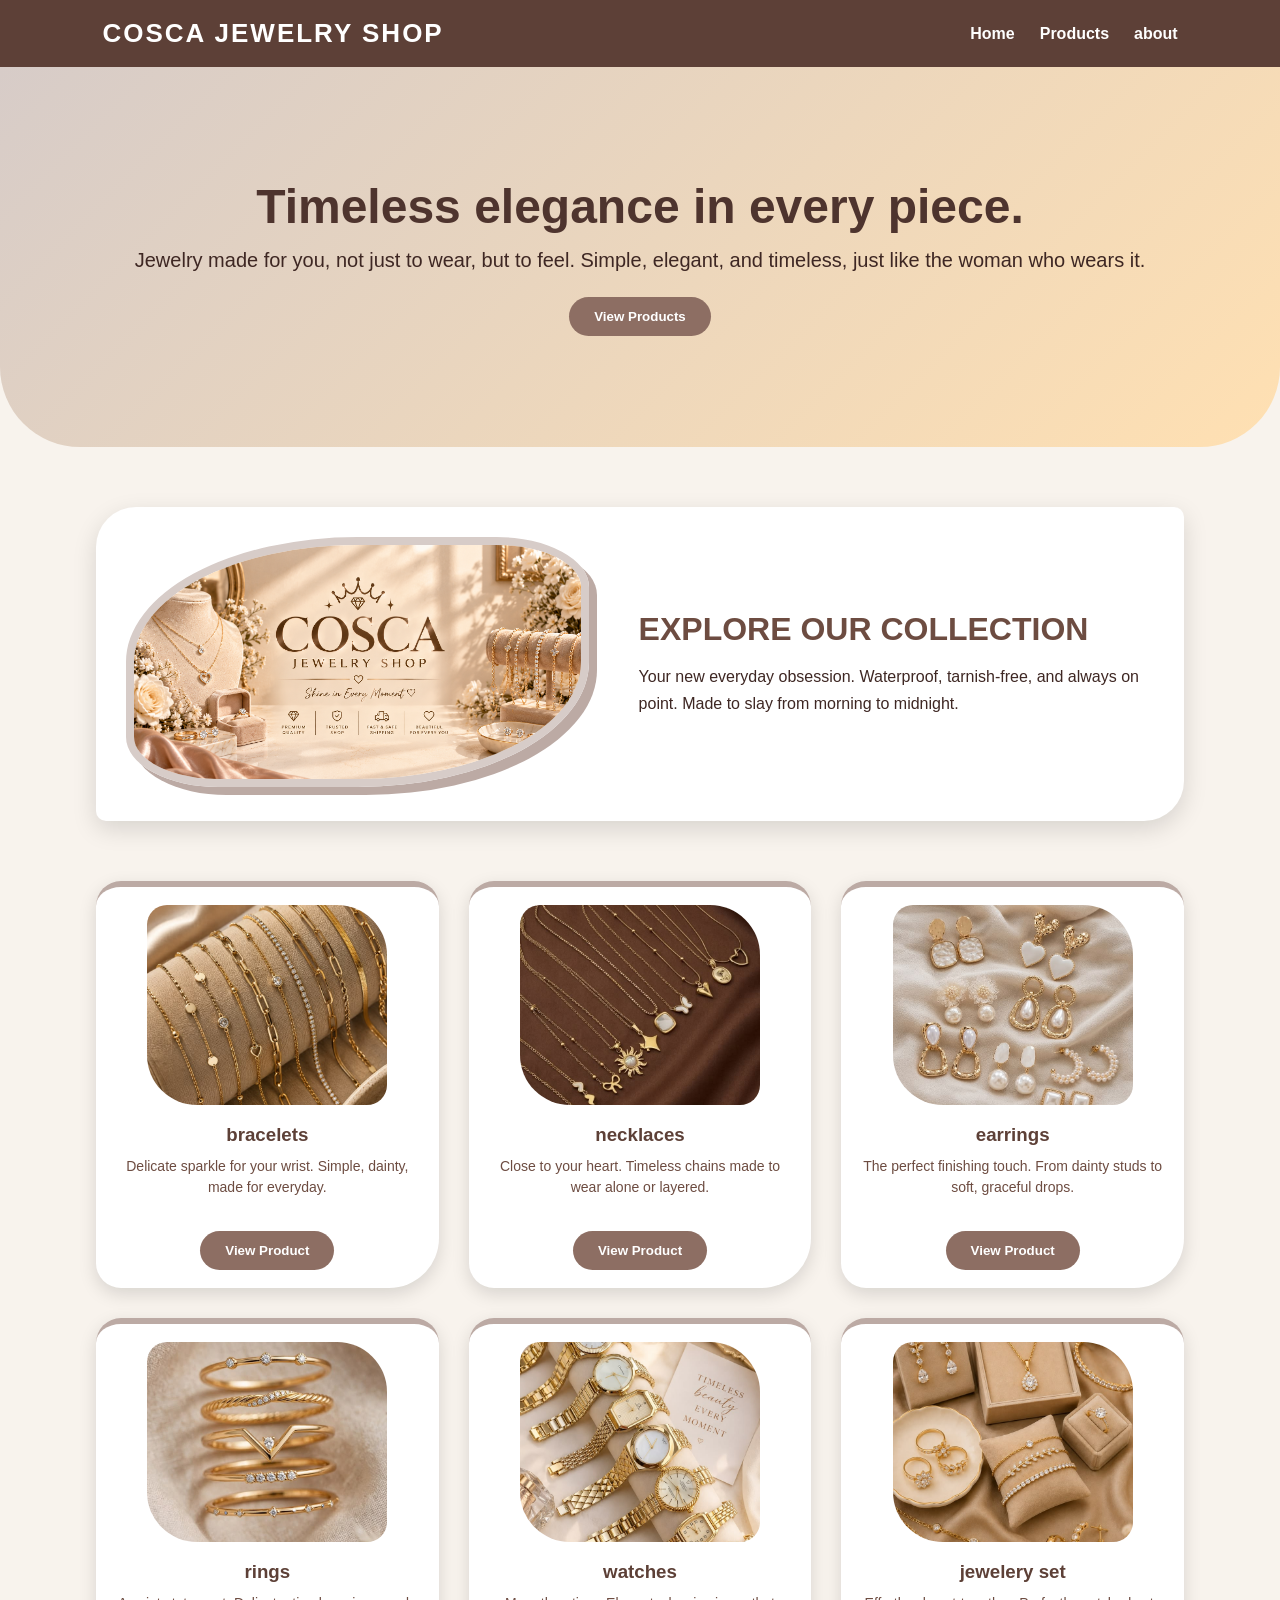
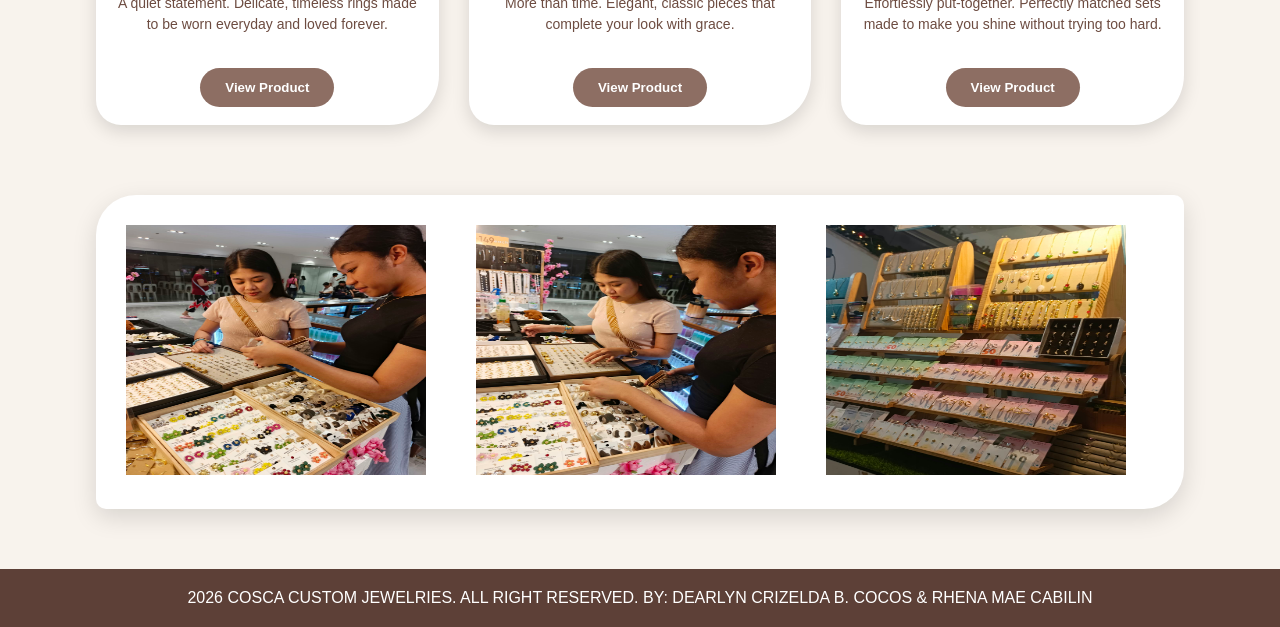
<file: index.html>
<!DOCTYPE html>
<html lang="en">
<head>
    <meta charset="UTF-8">
    <link rel="stylesheet" href="style.css">
    <title>COSCA JEWELRY SHOP</title>
</head>
<body>



    <nav class="navbar">
        <h1>COSCA JEWELRY SHOP</h1>

        <div class="nav-links">
            <a href="index.html">Home</a>
            <a href="#Products">Products</a>
            <a href="#about">about</a>
        </div>
    </nav>
    
    <!--Navigation Bar -->
    <section class="hero">
        <div class="hero-content">
            <h2>Timeless elegance in every piece.</h2>
            <p>
                Jewelry made for you, not just to wear, but to feel. Simple, elegant, and timeless, just like the woman who wears it.                                             <!DOCTYPE html>
                <html lang="en">
                <head>
                    <meta charset="UTF-8">
                    <title>COSCA CUSTOM JEWELRIES</title>
                </head>
                <body>
                    
                </body>
                </html>
            </p>
            
              <button onclick="window.location.href='#Products'">
                View Products
            </button>
        </div>
    </section>

    <section class="about">
        <div class="about-image">
            <img src="cover.png" alt="jewelry collection">
        </div>

        <div class="about-content">
            <h2>EXPLORE OUR COLLECTION</h2>
            <p>
              Your new everyday obsession. Waterproof, tarnish-free, 
              and always on point. Made to slay from morning to midnight.
            </p>
        </div>
    </section>

    <!-- Product Section -->
    <section class="story-container" id="Products">

        <!-- Microwavable Container -->
        <div class="story-card">
            <img src="bracelets.jpg" alt="braclet collection">

            <h3>bracelets</h3>

            <p>
Delicate sparkle for your wrist. Simple, dainty, made for everyday.
  </p>

            <button onclick="window.location.href='bracelets.html'">
                View Product
            </button>
        </div>

        <!-- Plastic Cups -->
        <div class="story-card">
            <img src="necklace.jpg" alt="necklaces collection">

            <h3>necklaces</h3>

            <p>
 Close to your heart. Timeless chains made to wear alone or layered.
       </p>

            <button onclick="window.location.href='necklace.html'">
                
                View Product
            </button>
        </div>

        <!-- Hotdog and Burger Wrappers -->
        <div class="story-card">
            <img src="earrings.jpg" alt="earrings collection">

            <h3>earrings</h3>

            <p>
 The perfect finishing touch. From dainty studs to soft, graceful drops.
 </p>
        <button onclick="window.location.href='earrings.html'">
                View Product
            </button>
        </div>

        <!-- Paper Plates -->
        <div class="story-card">
            <img src="rings.jpg" alt="rings collection">

            <h3>rings</h3>

            <p>
                A quiet statement. Delicate, timeless rings made to be worn everyday and loved forever.
    </p>

            <button onclick="window.location.href='rings.html'">
                View Product
            </button>
        </div>

        <!-- Plastic Spoon and Fork -->
        <div class="story-card">
            <img src="watches.jpg" alt="watches" "Picture 1" width ="300" height = "250">

            <h3>watches</h3>

            <p>
 More than time. Elegant, classic pieces that complete your look with grace.
       </p>

            <button onclick="window.location.href='watches.html'">
                View Product
            </button>
        </div>

        <!-- Bento Box Container -->
        <div class="story-card">
            <img src="jeweleryset.jpg" alt="jewelery set">

            <h3>jewelery set</h3>

            <p>
      Effortlessly put-together. Perfectly matched sets made to make you shine without trying too hard.
     </p>

            <button onclick="window.location.href='jewelry set.html'">
                View Product
            </button>
        </div>

    </section>
    
    <!-- about Section -->
<section class="about" id="about">

    <div class="picture-box">
        <img src="pic1.jpg" alt="Picture 1" width ="300" height = "250">
    </div>

    <div class="picture-box">
        <img src="pic2.jpg" alt="Picture 2" width ="300" height = "250">
      
    </div>

    <div class="picture-box">
        <img src="pic3.jpg" alt="Picture 3" width ="300" height = "250">
    </div>


</section>
          
   <!-- Footer -->
    <footer>
        <p>2026 COSCA CUSTOM JEWELRIES. ALL RIGHT RESERVED.
        BY: DEARLYN CRIZELDA B. COCOS & RHENA MAE CABILIN</p>
    </footer> 

</body>
</html>
</file>
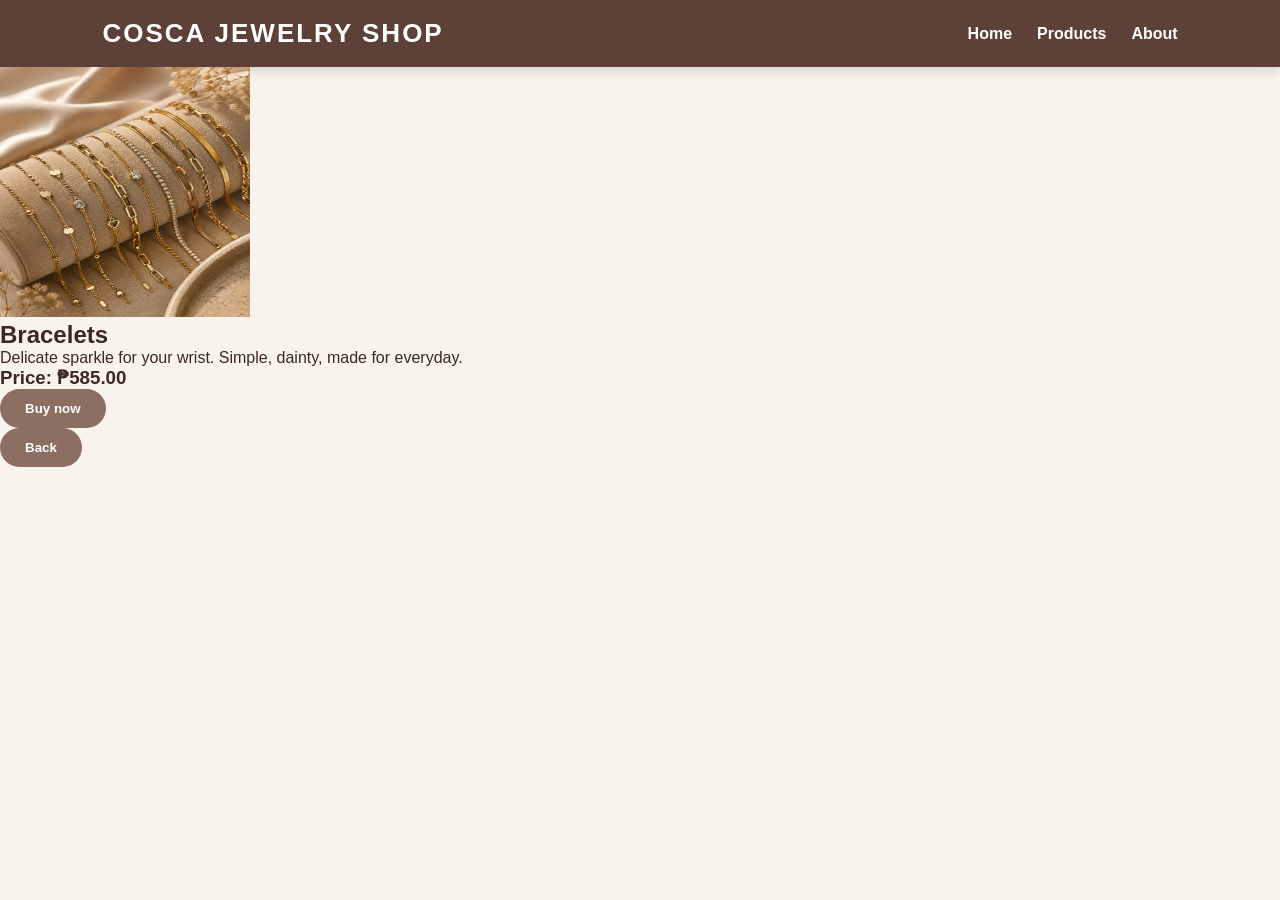
<file: bracelets.html>
<!DOCTYPE html>
<html lang="en">
<head>
    <meta charset="UTF-8">
    <meta name="viewport" content="width=device-width, initial-scale=1.0">
    <link rel="stylesheet" href="style.css">
    <title>COSCA JEWELRY SHOP</title>
</head>
<body>

    <nav class="navbar">
        <h1>COSCA JEWELRY SHOP</h1>
        <div class="nav-links">
            <a href="index.html">Home</a>
            <a href="products.html">Products</a>
            <a href="index.html#about">About</a>
        </div>
    </nav>

    <section class="product-detail">
        <img src="bracelets.jpg" alt="BRACELETS">

        <div class="product-info">
            <h2>Bracelets</h2>

            <p>
               Delicate sparkle for your wrist. Simple, dainty, made for everyday. 
            </p>

            <h3>Price: ₱585.00</h3>

            <button onclick="alert('Thank you for your interest!')">
                Buy now
            </button>

            <br>

            <button onclick="window.location.href='index.html'">
                Back
            </button>
        </div>
    </section>

</body>
</html>
</file>
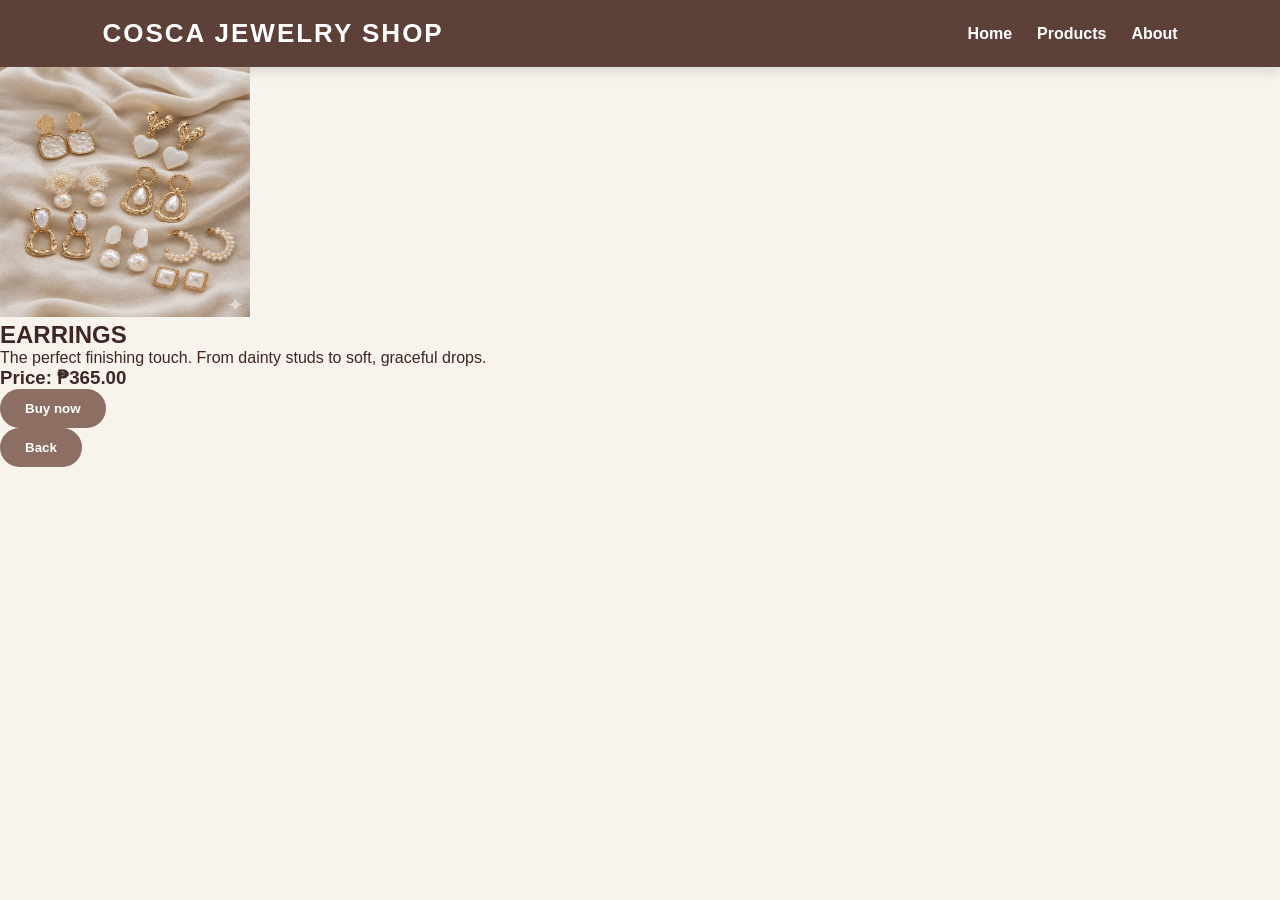
<file: earrings.html>
<!DOCTYPE html>
<html lang="en">
<head>
    <meta charset="UTF-8">
    <meta name="viewport" content="width=device-width, initial-scale=1.0">
    <link rel="stylesheet" href="style.css">
    <title>COSCA JEWELRY SHOP</title>
</head>
<body>

    <nav class="navbar">
        <h1>COSCA JEWELRY SHOP</h1>
        <div class="nav-links">
            <a href="index.html">Home</a>
            <a href="products.html">Products</a>
            <a href="index.html#about">About</a>
        </div>
    </nav>

    <section class="product-detail">
        <img src="earrings.jpg" alt="earrings">

        <div class="product-info">
            <h2>EARRINGS</h2>

            <p>
               The perfect finishing touch. From dainty studs to soft, graceful drops.
            </p>

            <h3>Price: ₱365.00</h3>

            <button onclick="alert('Thank you for your interest!')">
                Buy now
            </button>

            <br>

            <button onclick="window.location.href='index.html'">
                Back
            </button>
        </div>
    </section>

</body>
</html>
</file>
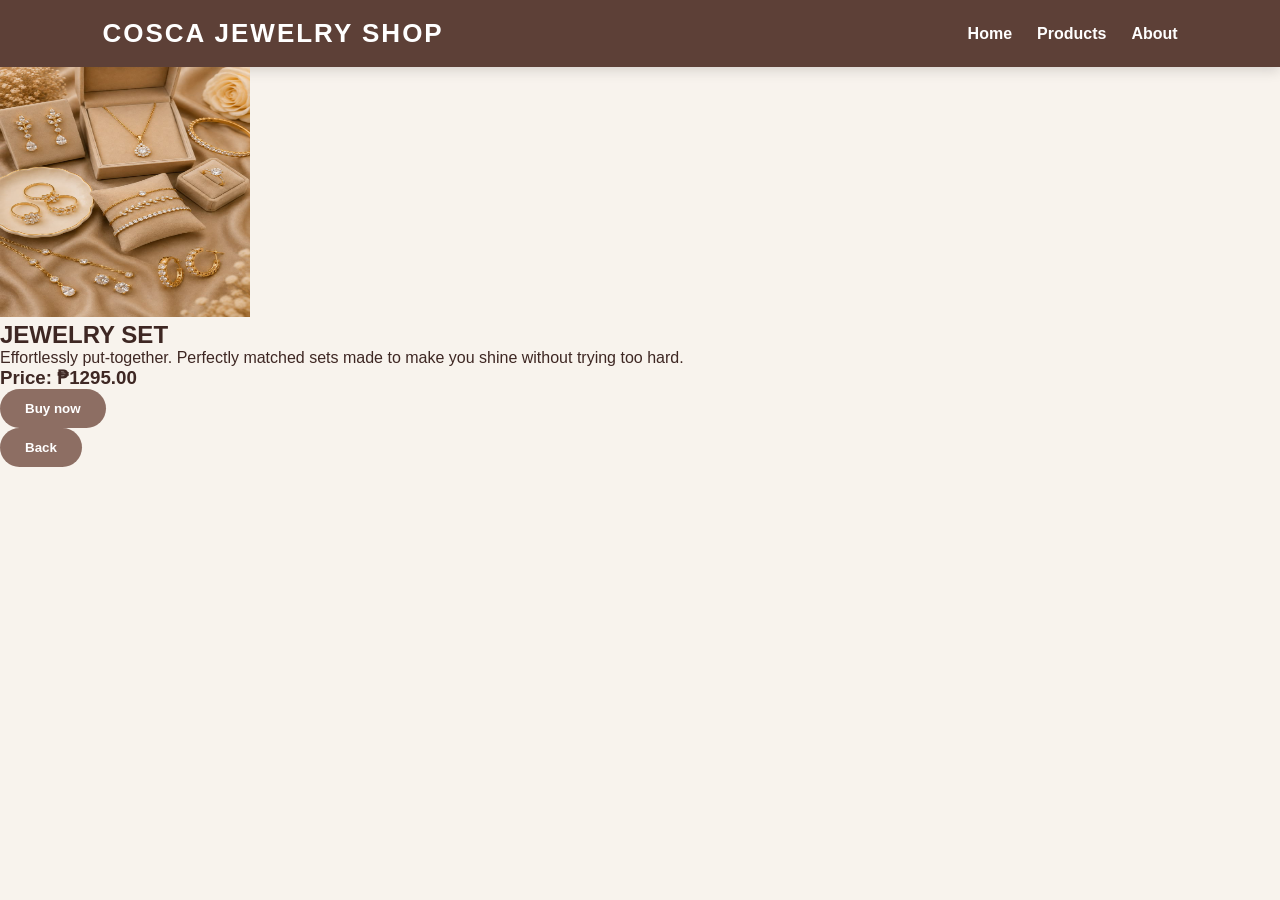
<file: jewelry set.html>
<!DOCTYPE html>
<html lang="en">
<head>
    <meta charset="UTF-8">
    <meta name="viewport" content="width=device-width, initial-scale=1.0">
    <link rel="stylesheet" href="style.css">
    <title>COSCA JEWELRY SHOP</title>
</head>
<body>

    <nav class="navbar">
        <h1>COSCA JEWELRY SHOP</h1>
        <div class="nav-links">
            <a href="index.html">Home</a>
            <a href="products.html">Products</a>
            <a href="index.html#about">About</a>
        </div>
    </nav>

    <section class="product-detail">
        <img src="jeweleryset.jpg" alt="jewelery set">

        <div class="product-info">
            <h2>JEWELRY SET</h2>

            <p>
               Effortlessly put-together. Perfectly matched sets made to make you shine without trying too hard.
            </p>

            <h3>Price: ₱1295.00</h3>

            <button onclick="alert('Thank you for your interest!')">
                Buy now
            </button>

            <br>

            <button onclick="window.location.href='index.html'">
                Back
            </button>
        </div>
    </section>

</body>
</html>
</file>
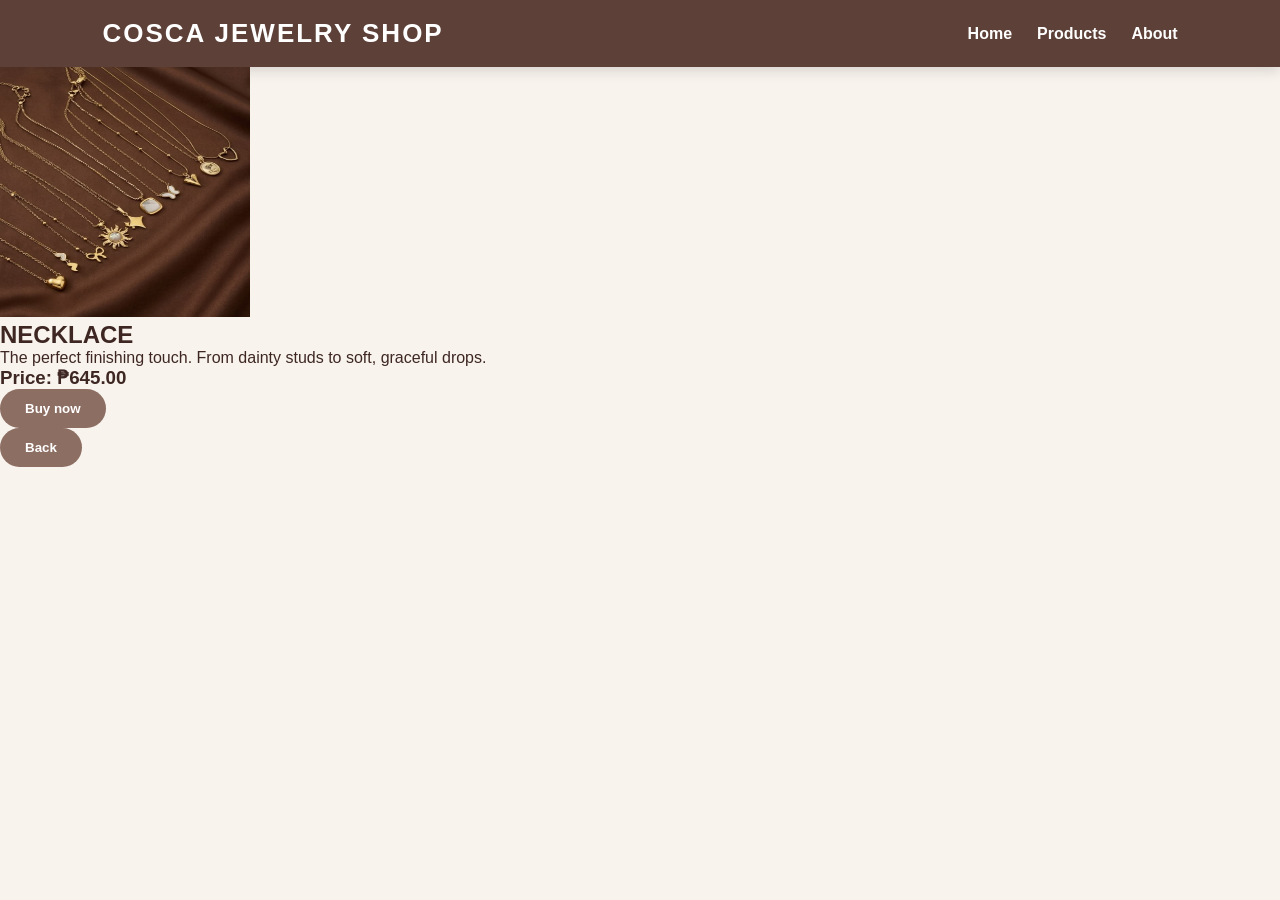
<file: necklace.html>
<!DOCTYPE html>
<html lang="en">
<head>
    <meta charset="UTF-8">
    <meta name="viewport" content="width=device-width, initial-scale=1.0">
    <link rel="stylesheet" href="style.css">
    <title>COSCA JEWELRY SHOP</title>
</head>
<body>

    <nav class="navbar">
        <h1>COSCA JEWELRY SHOP</h1>
        <div class="nav-links">
            <a href="index.html">Home</a>
            <a href="products.html">Products</a>
            <a href="index.html#about">About</a>
        </div>
    </nav>

    <section class="product-detail">
        <img src="necklace.jpg" alt="NECKLACE">

        <div class="product-info">
            <h2>NECKLACE</h2>

            <p>
               The perfect finishing touch. From dainty studs to soft, graceful drops.
            </p>

            <h3>Price: ₱645.00</h3>

            <button onclick="alert('Thank you for your interest!')">
                Buy now
            </button>

            <br>

            <button onclick="window.location.href='index.html'">
                Back
            </button>
        </div>
    </section>

</body>
</html>
</file>
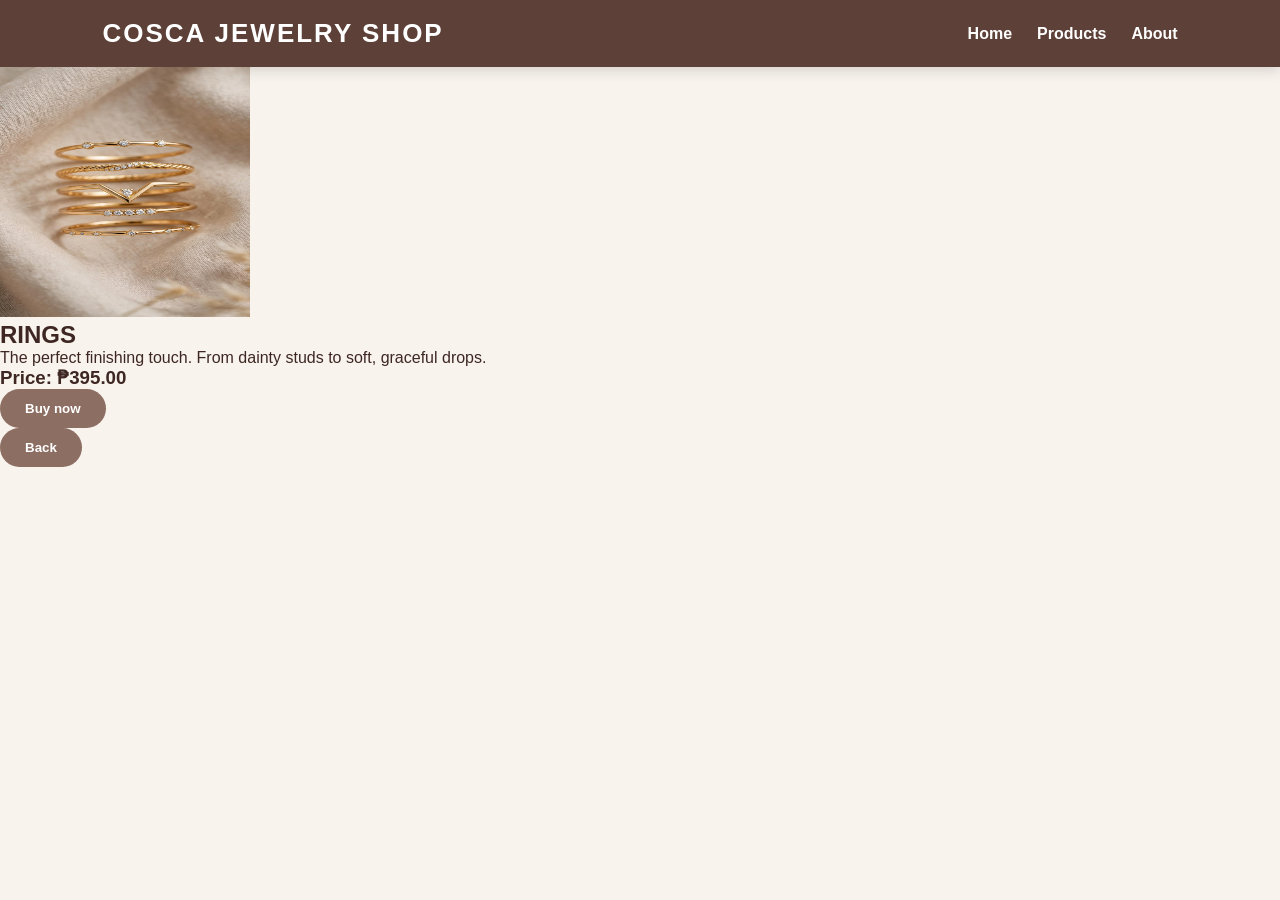
<file: rings.html>
<!DOCTYPE html>
<html lang="en">
<head>
    <meta charset="UTF-8">
    <meta name="viewport" content="width=device-width, initial-scale=1.0">
    <link rel="stylesheet" href="style.css">
    <title>COSCA JEWELRY SHOP</title>
</head>
<body>

    <nav class="navbar">
        <h1>COSCA JEWELRY SHOP</h1>
        <div class="nav-links">
            <a href="index.html">Home</a>
            <a href="products.html">Products</a>
            <a href="index.html#about">About</a>
        </div>
    </nav>

    <section class="product-detail">
        <img src="rings.jpg" alt="RINGS">

        <div class="product-info">
            <h2>RINGS</h2>

            <p>
               The perfect finishing touch. From dainty studs to soft, graceful drops.
            </p>

            <h3>Price: ₱395.00</h3>

            <button onclick="alert('Thank you for your interest!')">
                Buy now
            </button>

            <br>

            <button onclick="window.location.href='index.html'">
                Back
            </button>
        </div>
    </section>

</body>
</html>
</file>
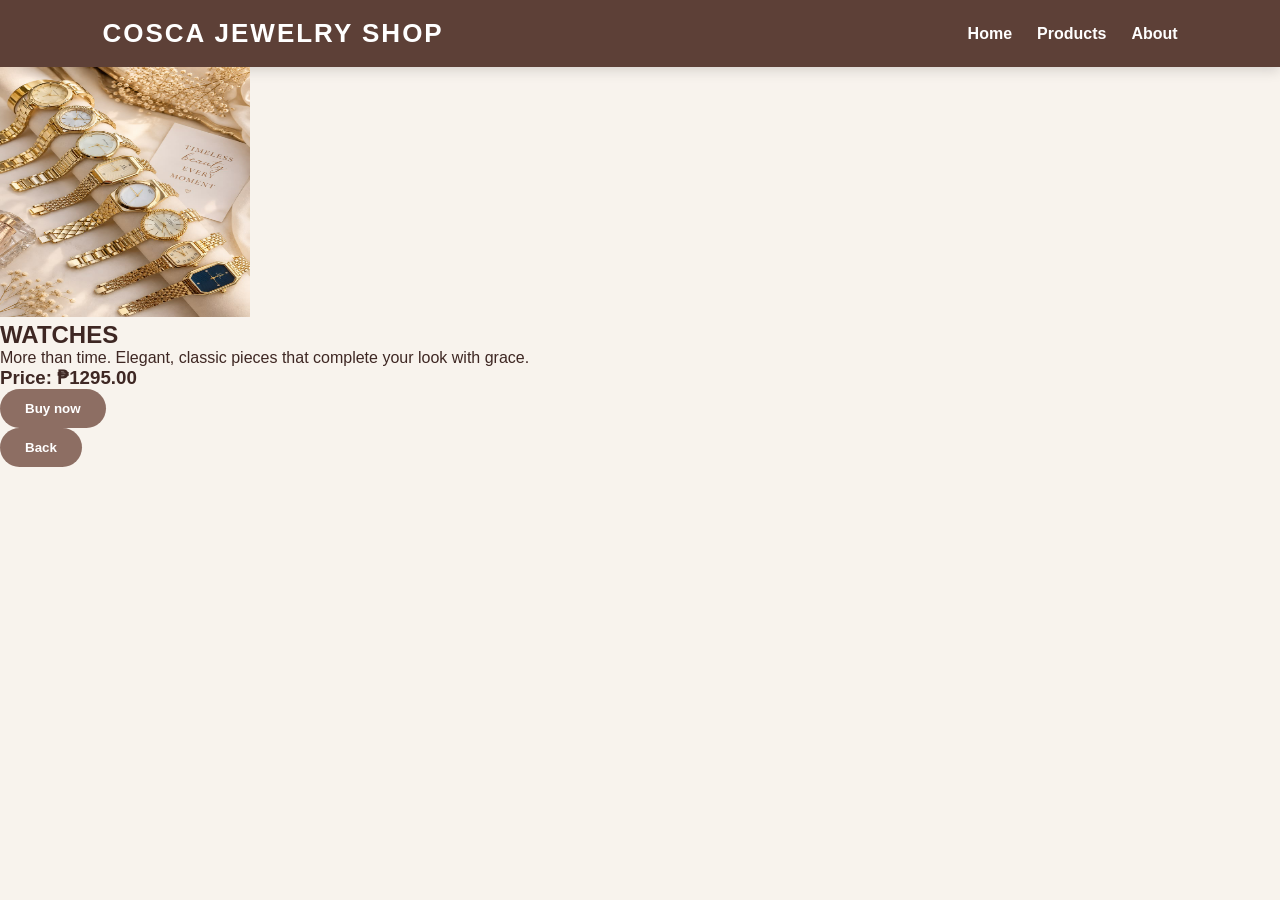
<file: watches.html>
<!DOCTYPE html>
<html lang="en">
<head>
    <meta charset="UTF-8">
    <meta name="viewport" content="width=device-width, initial-scale=1.0">
    <link rel="stylesheet" href="style.css">
    <title>COSCA JEWELRY SHOP</title>
</head>
<body>

    <nav class="navbar">
        <h1>COSCA JEWELRY SHOP</h1>
        <div class="nav-links">
            <a href="index.html">Home</a>
            <a href="products.html">Products</a>
            <a href="index.html#about">About</a>
        </div>
    </nav>

    <section class="product-detail">
        <img src="watches.jpg" alt="WATCHES">

        <div class="product-info">
            <h2>WATCHES</h2>

            <p>
               More than time. Elegant, classic pieces that complete your look with grace.
            </p>

            <h3>Price: ₱1295.00</h3>

            <button onclick="alert('Thank you for your interest!')">
                Buy now
            </button>

            <br>

            <button onclick="window.location.href='index.html'">
                Back
            </button>
        </div>
    </section>

</body>
</html>
</file>
<file: style.css>
* {
    margin: 0;
    padding: 0;
    box-sizing: border-box;
    scroll-behavior: smooth;
}

body {
    font-family: Arial, sans-serif;
    background: #f8f3ed;
    color: #3e2723;
}

/* NAVBAR */
.navbar {
    background: #5d4037;
    color: white;
    padding: 18px 8%;
    display: flex;
    justify-content: space-between;
    align-items: center;
    box-shadow: 0 4px 12px #0002;
}

.navbar h1 {
    font-size: 26px;
    letter-spacing: 2px;
    font-family: Arial, San-serif;
}

.nav-links {
    display: flex;
    gap: 25px;
}

.nav-links a {
    color: white;
    text-decoration: none;
    font-weight: bold;
    transition: 0.3s;
    cursor: pointer;
}

.nav-links a:hover {
    color: #ffcc80;
}

/* HERO */
.hero {
    min-height: 380px;
    display: flex;
    justify-content: center;
    align-items: center;
    text-align: center;
    padding: 25px;
    background: linear-gradient(135deg, #d7ccc8, #ffe0b2);
    border-radius: 0 0 80px 80px;
}

.hero-content h2 {
    font-size: 48px;
    color: #4e342e;
    margin-bottom: 15px;
}

.hero-content p {
    font-size: 20px;
    margin-bottom: 25px;
}

/* CLICKABLE BUTTONS */
button,
.btn {
    display: inline-block;
    background: #8d6e63;
    color: white;
    border: none;
    padding: 12px 25px;
    border-radius: 30px;
    cursor: pointer;
    font-weight: bold;
    text-decoration: none;
    transition: 0.3s;
    
}

button:hover,
.btn:hover {
    background: #4e342e;
    color: white;
    transform: scale(1.05);
    
}

/* ABOUT */
.about {
    margin: 60px auto;
    width: 85%;
    display: flex;
    align-items: center;
    gap: 50px;
    background: white;
    padding: 30px;
    border-radius: 40px 10px 40px 10px;
    box-shadow: 0 8px 25px #0002;
}

.about-image {
    width: 45%;
}

.about-image img {
    width: 100%;
    height: 250px;
    object-fit: cover;
    border-radius: 60px 15px 60px 15px;
}

.about-content {
    flex: 1;
}

.about-content h2 {
    font-size: 32px;
    color: #6d4c41;
    margin-bottom: 15px;
    font-family: Arial, san-serif;
}

.about-content p {
    line-height: 1.7;
}

/* PRODUCTS */
.story-container {
    width: 85%;
    margin: 40px auto 70px;
    display: grid;
    grid-template-columns: repeat(3, 1fr);
    gap: 30px;
}

.story-card {
    background: white;
    padding: 18px;
    text-align: center;
    border-radius: 25px 25px 50px 25px;
    box-shadow: 0 6px 18px #0002;
    transition: 0.3s;
    border-top: 6px solid #bcaaa4;
}

/* CLICKABLE PRODUCT CARDS */
.story-card:hover {
    transform: translateY(-10px);
    box-shadow: 0 12px 25px #0003;
}

.story-card img {
    width: 100%;
    height: 200px;
    object-fit: cover;
    border-radius: 20px 50px 20px 50px;
    margin-bottom: 15px;
}

.story-card h3 {
    color: #5d4037;
    margin-bottom: 10px;
}

.story-card p {
    font-size: 14px;
    line-height: 1.5;
    min-height: 65px;
    color: #6d4c41;
}

.story-card button {
    margin-top: 10px;
    
}

/* CLICKABLE LINKS INSIDE PRODUCT CARDS */
.story-card a {
    text-decoration: none;
    cursor: pointer;
}

/* CONTACT */
.contact {
    padding: 40px 20px;
    text-align: center;
    background: #eee0cf;
}

.contact h2 {
    margin-bottom: 15px;
}

/* FOOTER */
footer {
    background: #5d4037;
    color: white;
    text-align: center;
    padding: 20px;
}

/* RESPONSIVE */
@media (max-width: 800px) {
    .navbar {
        flex-direction: column;
        gap: 15px;
    }

    .nav-links {
        flex-wrap: wrap;
        justify-content: center;
        gap: 15px;
    }

    .hero-content h2 {
        font-size: 36px;
    }

    .about {
        flex-direction: column;
    }

    .about-image {
        width: 100%;
    }

    .story-container {
        grid-template-columns: 1fr;
    }
    
    /* ABOUT IMAGE */
.about-image {
width: 220px;
    height: 220px;
    width: 35%;
    display: flex;
    justify-content: center;   
}

}
.story-card img {
width:240px;
height:200px;
}

.product-detail img {
width:250px;
height:250px;          
}

.about-image img {
    
    object-fit: cover;
    border-radius: 50% 20% 50% 20%;
    border: 8px solid #d7ccc8;
    box-shadow: 8px 8px 0 #bcaaa4;
    transition: 0.4s ease;
}
background: ;
.about-image img:hover {
    transform: rotate(-3deg) scale(1.05);
0% 60%45% 55%;
    
}

/* WELCOME PAGE */

.welcome-page {
    margin: 0;
    min-height: 100vh;
    background: #f8f3ed;
    font-family: Georgia, serif;
    color: #5d4037;
}

.welcome-container {
    min-height: 100vh;
    display: flex;
    align-items: center;
    justify-content: center;
    gap: 50px;
    padding: 50px;
    box-sizing: border-box;
}

.welcome-content {
    flex: 1;
    max-width: 500px;
    text-align: center;
}

.welcome-label {
    font-family: Arial, sans-serif;
    font-size: 11px;
    letter-spacing: 4px;
    color: #a67c52;
}

.welcome-content h1 {
    font-size: 75px;
    letter-spacing: 12px;
    margin: 25px 0 0;
}

.welcome-content h2 {
    font-size: 22px;
    letter-spacing: 7px;
    font-weight: normal;
    margin-top: 5px;
}

.welcome-line {
    width: 100px;
    height: 2px;
    background: #b89570;
    margin: 25px auto;
}

.welcome-message {
    font-size: 19px;
    line-height: 1.8;
    color: #80685a;
}

.welcome-button {
    display: inline-block;
    margin-top: 25px;
    padding: 15px 28px;
    background: #5d4037;
    color: #fffaf5;
    text-decoration: none;
    font-family: Arial, sans-serif;
    font-size: 13px;
    letter-spacing: 1px;
    border-radius: 4px;
    transition: 0.3s;
}

.welcome-button:hover {
    background: #a67c52;
    transform: translateY(-3px);
}

.welcome-footer {
    margin-top: 35px;
    font-size: 14px;
    font-style: italic;
    color: #a1887f;
}

.welcome-image {
    flex: 1;
    max-width: 500px;
}

.welcome-image img {
    width: 100%;
    display: block;
    border-radius: 250px 250px 5px 5px;
    box-shadow: 12px 12px 0 #e7d7c6;
}

@media (max-width: 768px) {
    .welcome-container {
        flex-direction: column;
        gap: 35px;
        padding: 35px 25px;
    }

    .welcome-content h1 {
        font-size: 55px;
    }

    .welcome-content h2 {
        font-size: 17px;
        letter-spacing: 5px;
    }

    .welcome-image {
        max-width: 350px;
    }
</file>
